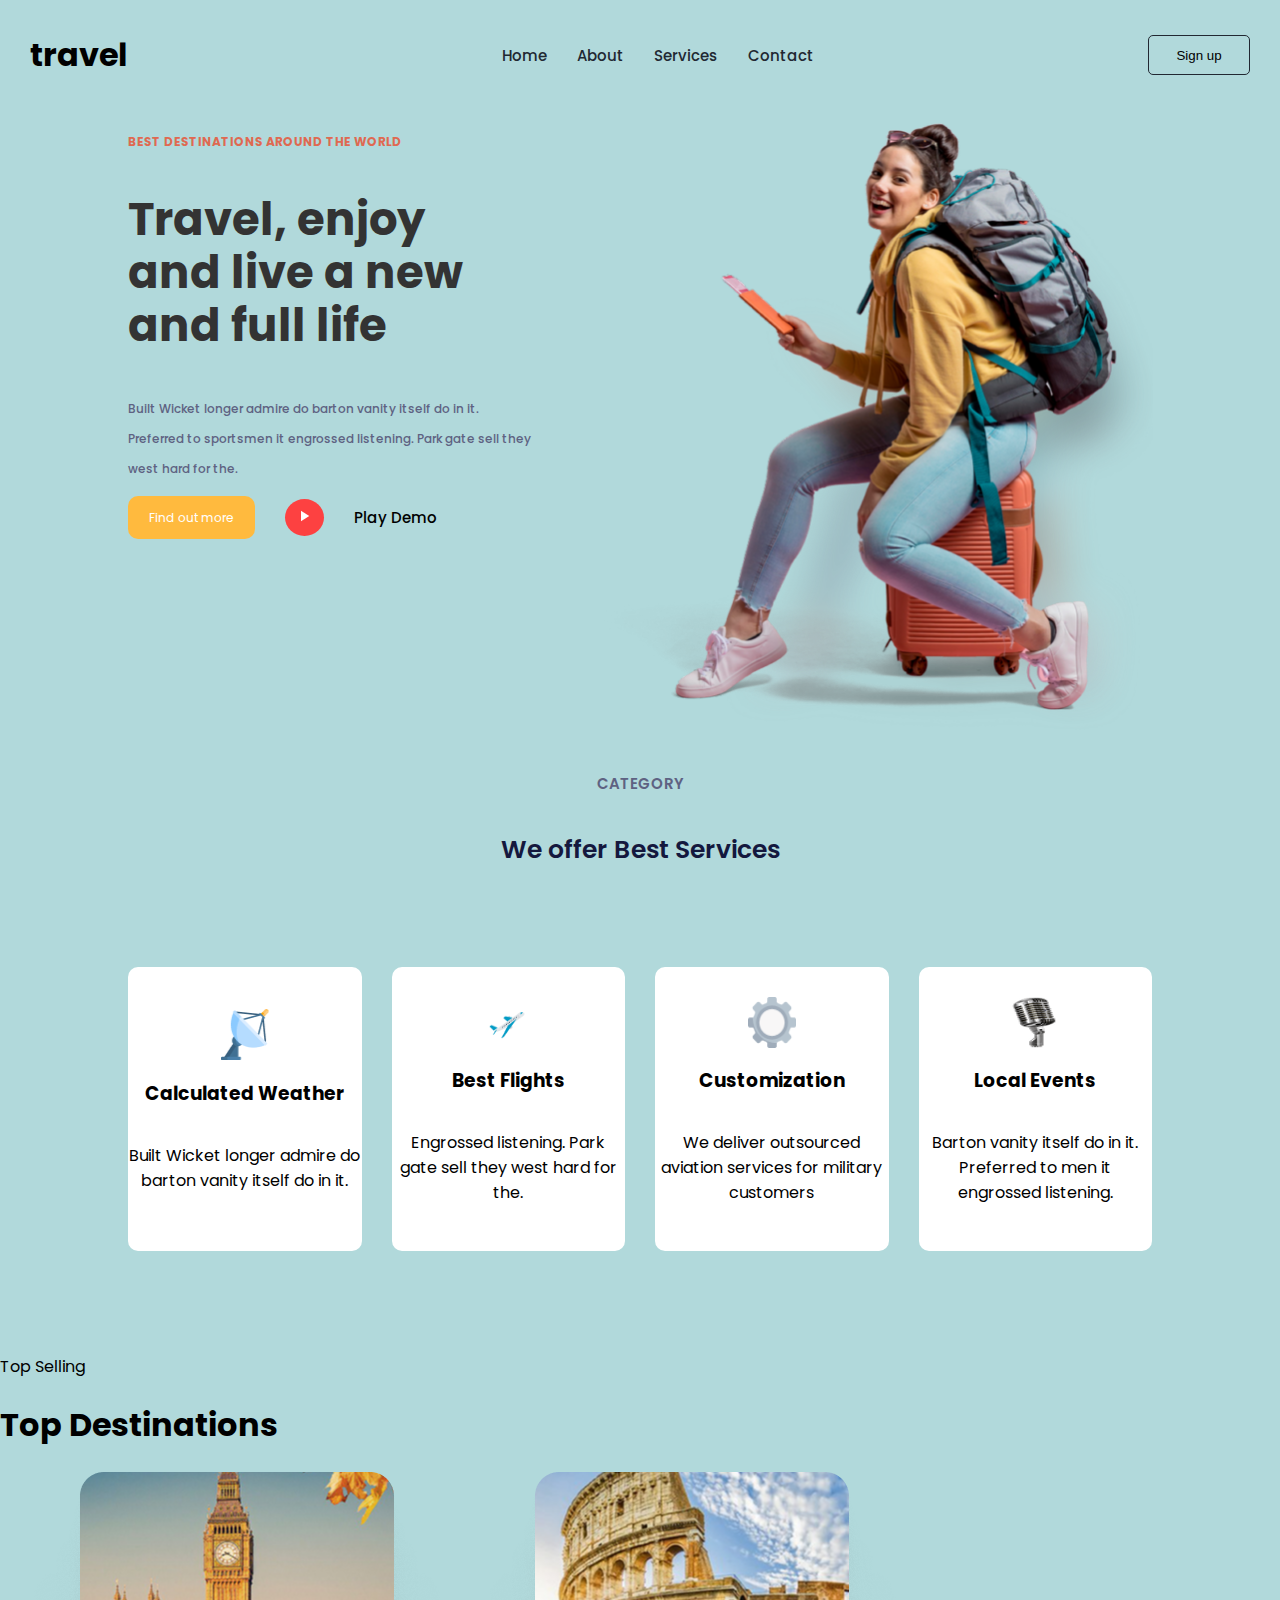
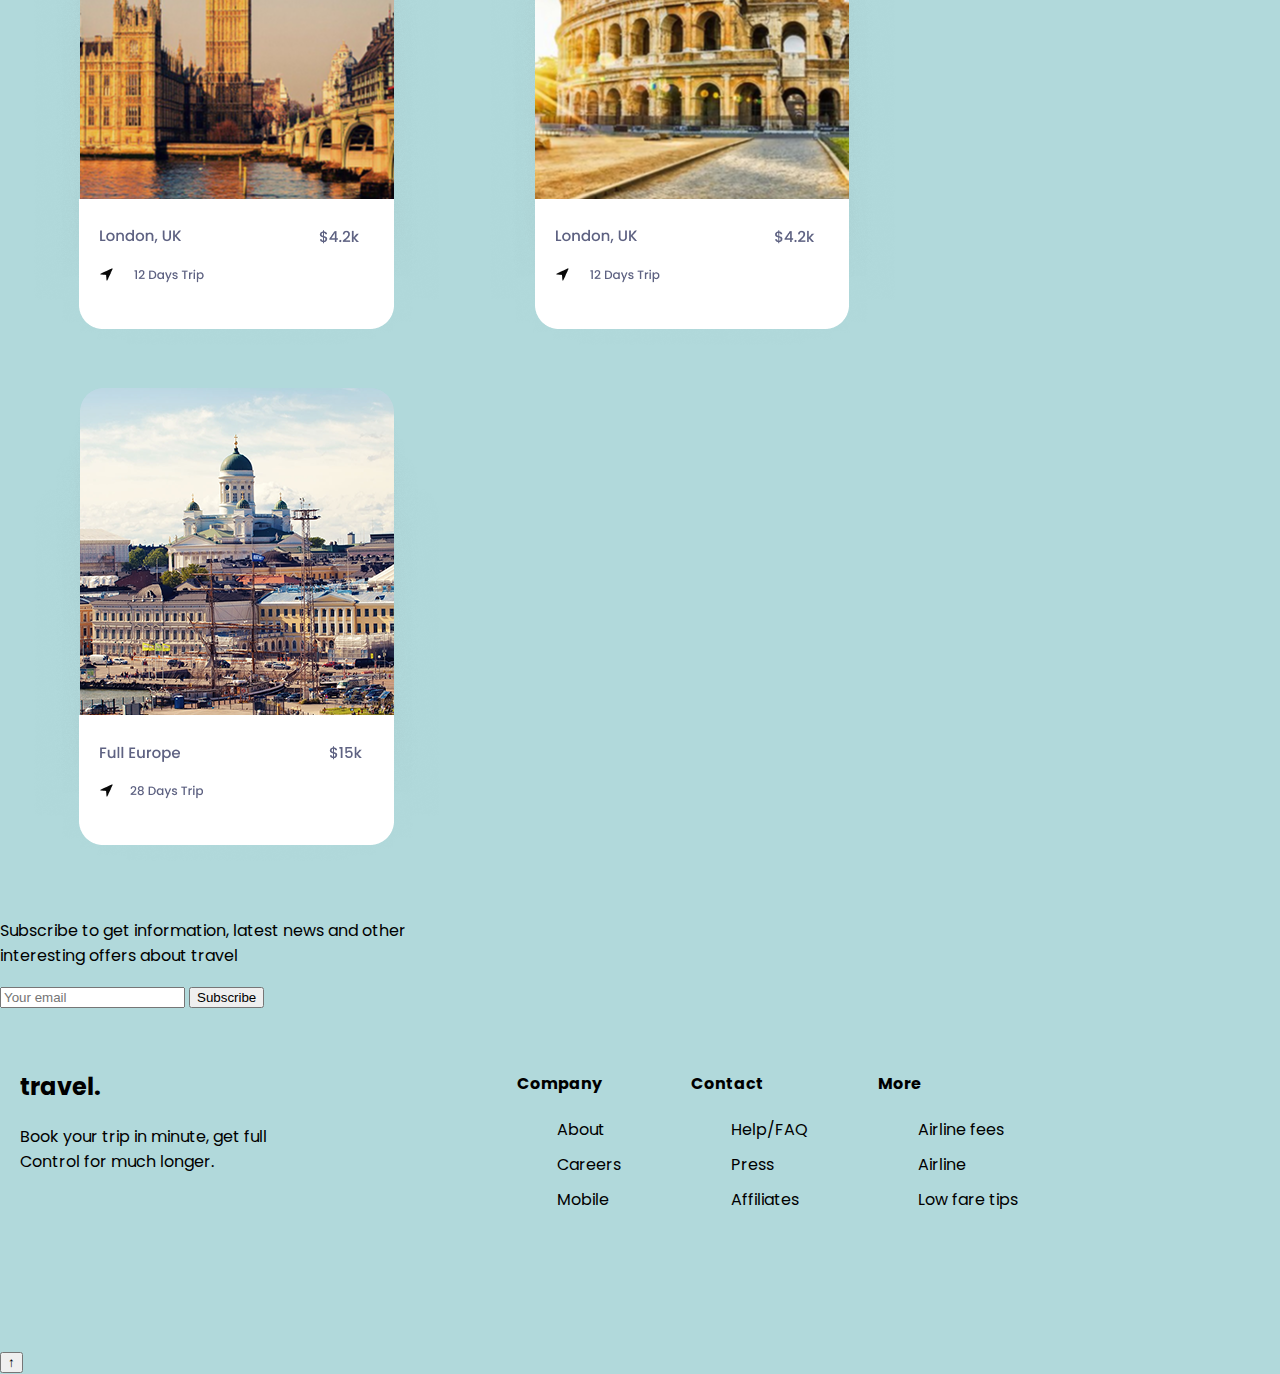
<file: index.html>
<!doctype html>
<html lang="en">

<head>
    <meta charset="UTF-8">
    <meta name="viewport"
        content="width=device-width, user-scalable=no, initial-scale=1.0, maximum-scale=1.0, minimum-scale=1.0">
    <meta http-equiv="X-UA-Compatible" content="ie=edge">
    <link rel="stylesheet" href="css/header.css">
    <link rel="stylesheet" href="css/hero.css">
    <link rel="stylesheet" href="css/services.css">
    <link rel="stylesheet" href="css/destination.css">
    <link rel="stylesheet" href="css/footer.css">
    <title>Travel | Home</title>
    <link href="https://fonts.googleapis.com/css?family=Poppins:400,600,700&display=swap" rel="stylesheet">
</head>

<body>
    <header class="header">
        <div class="title">
            <h1>travel</h1>
        </div>
        <nav>
            <ul class="nav-bar">
                <li><a href="#">Home</a></li>
                <li><a href="about.html">About</a></li>
                <li><a href="#services">Services</a></li>
                <li><a href="contact.html">Contact</a></li>
            </ul>
        </nav>
        <button class="sign-btn" onclick="window.location.href='login.html'">Sign up</button>
    </header>

    <section class="hero">
        <div class="introduction">
            <p class="hero-intro">Best destinations around the world</p>
            <h1 class="hero-topic">
                Travel, enjoy<br>
                and live a new<br>
                and full life
            </h1>
            <p class="hero-briefing">
                Built Wicket longer admire do barton vanity itself do in it.<br>
                Preferred to sportsmen it engrossed listening. Park gate sell they west hard for the.
            </p>
            <div class="hero-actions">
                <button class="find-btn">Find out more</button>
                <button class="play-btn">
                    <svg width="18" height="18" fill="#fff" viewBox="0 0 24 24">
                        <path d="M8 5v14l11-7z" />
                    </svg>
                </button>
                <span class="play-demo">Play Demo</span>
            </div>
        </div>
        <img class="hero-img" src="images/image.png" alt="Traveler">
    </section>

    <section class="services" id="services">
        <p class="category-label">CATEGORY</p>
        <h2 class="section-title">We offer Best Services</h2>
        <div class="services-list">
            <div class="service">
                <img src="images/weather.png" alt="weather">
                <h3>Calculated Weather</h3>
                <p>Built Wicket longer admire do barton vanity itself do in it.</p>
            </div>

            <div class="service">
                <img src="images/plane.png" alt="weather">
                <h3>Best Flights</h3>
                <p>Engrossed listening. Park gate sell they west hard for the.</p>
            </div>

            <div class="service">
                <img src="images/gear.png" alt="weather">
                <h3>Customization</h3>
                <p>We deliver outsourced aviation services for military customers</p>
            </div>

            <div class="service">
                <img src="images/microphone.png" alt="weather">
                <h3>Local Events</h3>
                <p>Barton vanity itself do in it. Preferred to men it engrossed listening.</p>
            </div>
        </div>
    </section>

    <section class="destinations">
        <div class="titles">
            <p class="top-selling">Top Selling</p>
            <h1 class="top-destinations">Top Destinations</h1>
        </div>
        <div class="destination-images">
            <img src="images/destination-1.png" alt="destination-1" class="destination-1">
            <img src="images/destination-2.png" alt="destination-2" class="destination-2">
            <img src="images/destination-3.png" alt="destination-3" class="destination-3">
        </div>
    </section>

    <section class="news-letter">
        <div class="newsletter-content">
            <p>Subscribe to get information, latest news and other<br>interesting offers about travel</p>
            <form class="newsletter-form">
                <input type="email" placeholder="Your email" class="newsletter-input">
                <button type="submit">Subscribe</button>
            </form>
        </div>
    </section>

    <footer class="footer">
        <div class="footer-brand">
            <h2>travel.</h2>
            <p>Book your trip in minute, get full<br>Control for much longer.</p>
        </div>
        <div class="footer-links">
            <div>
                <h4>Company</h4>
                <ul>
                    <li>About</li>
                    <li>Careers</li>
                    <li>Mobile</li>
                </ul>
            </div>
            <div>
                <h4>Contact</h4>
                <ul>
                    <li>Help/FAQ</li>
                    <li>Press</li>
                    <li>Affiliates</li>
                </ul>
            </div>
            <div>
                <h4>More</h4>
                <ul>
                    <li>Airline fees</li>
                    <li>Airline</li>
                    <li>Low fare tips</li>
                </ul>
            </div>
        </div>
    </footer>
    <div id="toast" role="status" aria-live="polite" style="display:none;" class="toast"></div>
    <button id="scrollTopBtn">↑</button>
    <script src="js/main.js"></script>
</body>
</html>
</file>
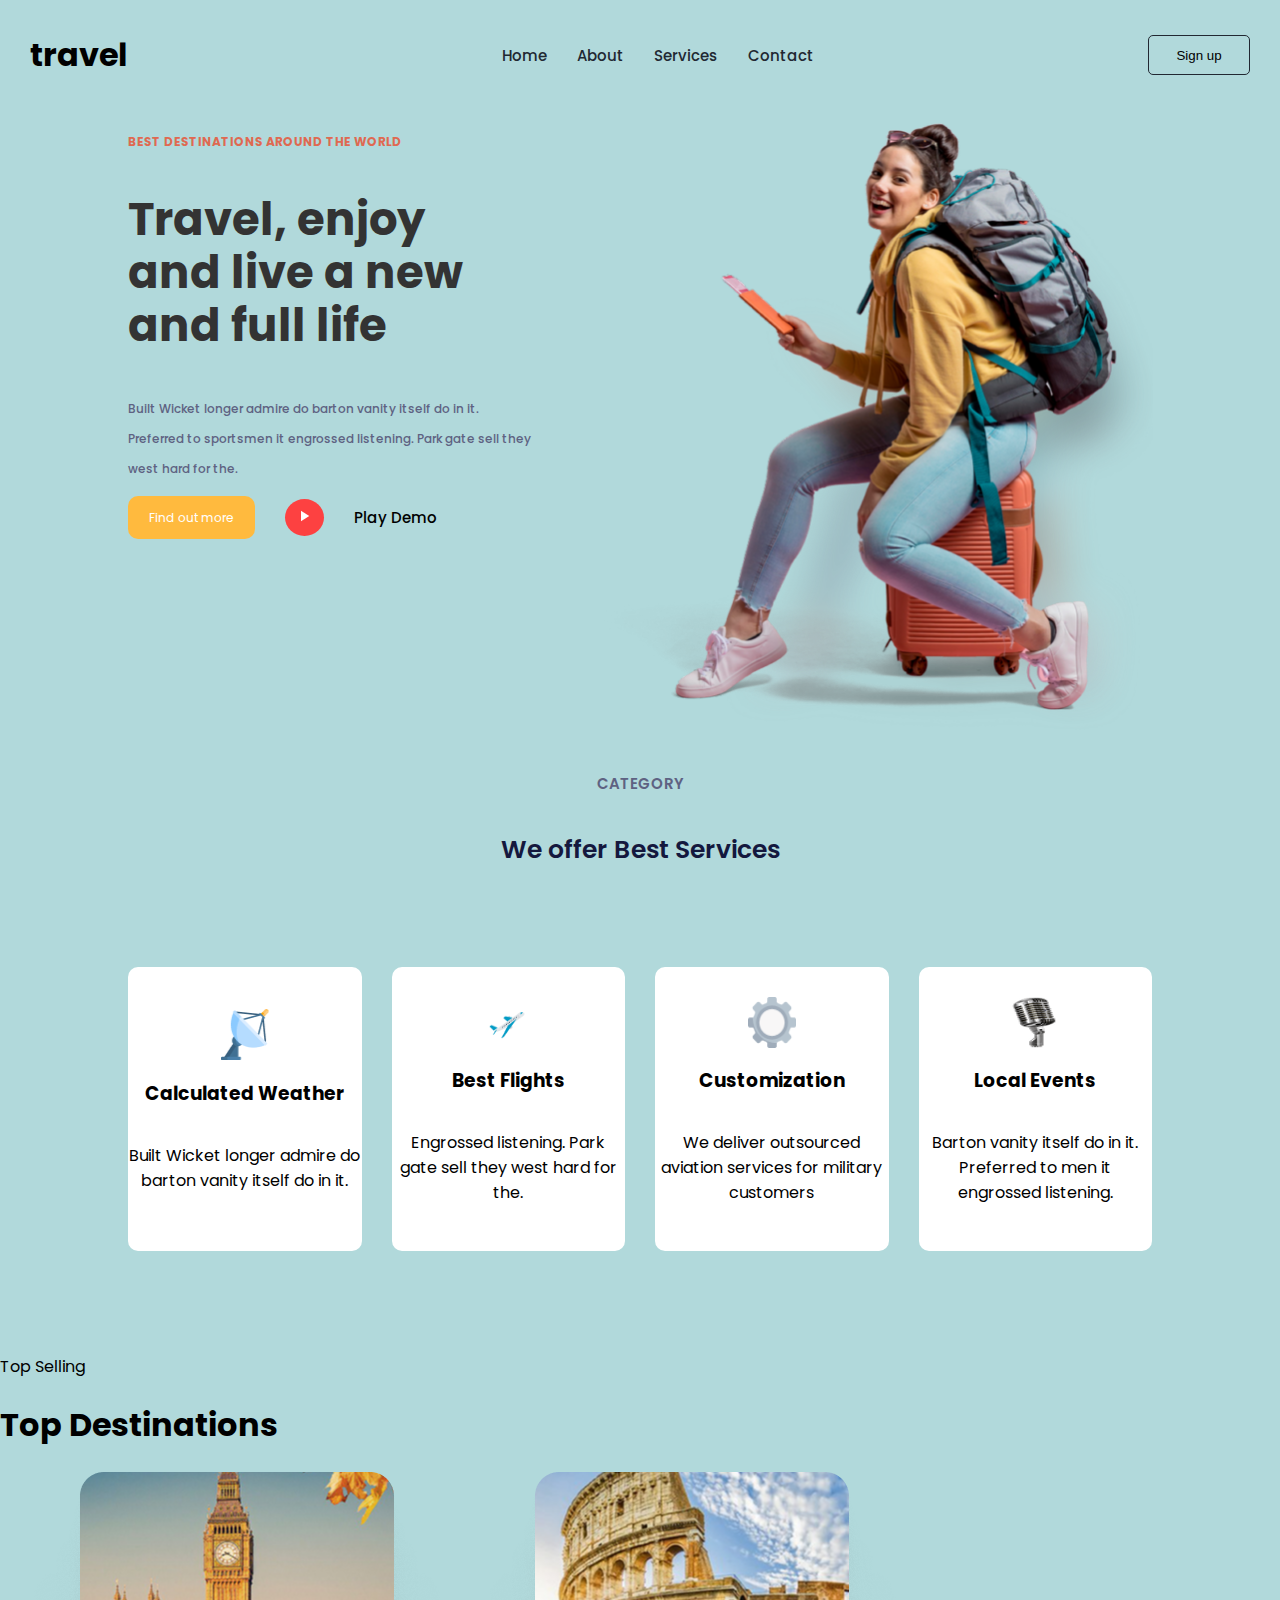
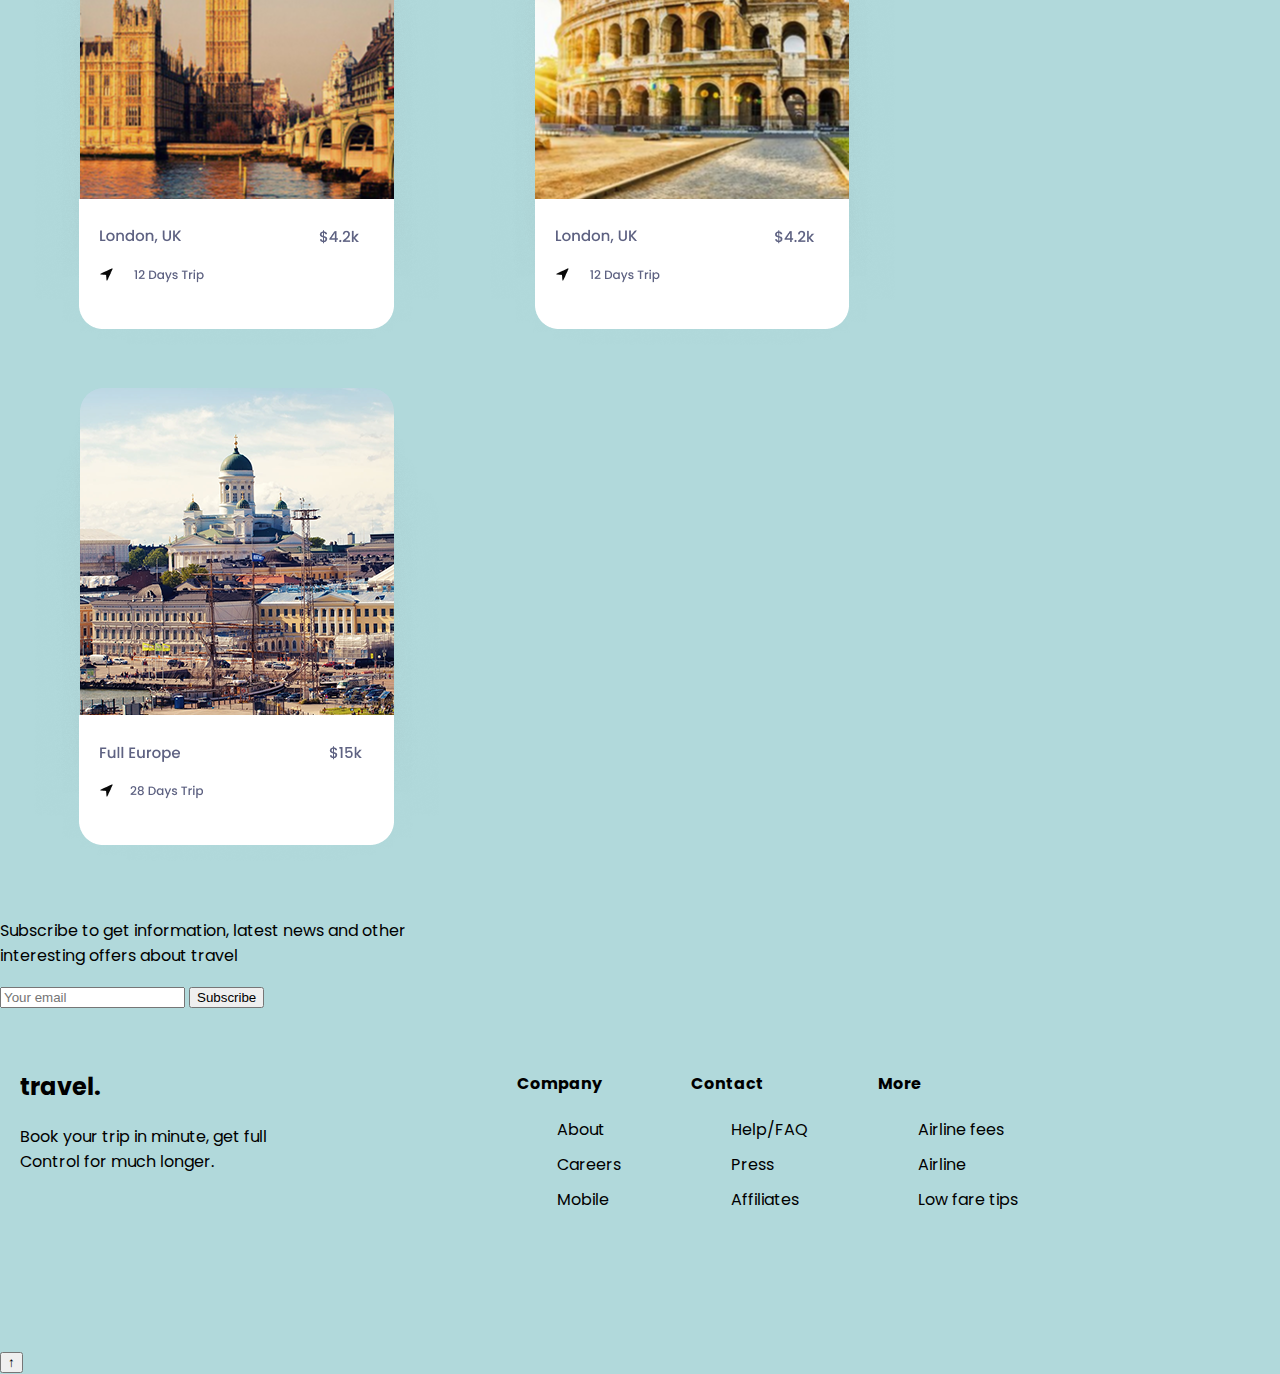
<file: destination.html>
<!DOCTYPE html>
<html lang="en">
<head>
    <meta charset="UTF-8">
    <meta name="viewport" content="width=device-width, initial-scale=1.0">
    <title>travel | destination-budget</title>
    <link rel="stylesheet" href="css/index.css">
    <link rel="stylesheet" href="css/destination.css">

</head>
<body>
    <div class="destination-page">
        <div class="left-side">
            <div class="destination-content">
                <div class="destination-image">
                    <img id="destination-image" src="" alt="">
                </div>
                <div class="destination-header">
                    <h1 id="destination-name"></h1>
                    <div class="weather-info">
                        <span id="weather-temp"></span>
                    </div>
                </div>
                <div class="destination-details">
                    <div class="price-info">
                        <h3>Price Range</h3>
                        <span id="price-label"></span>
                    </div>
                    <div class="trip-info">
                        <h3>Trip Duration</h3>
                        <span id="duration-label"></span>
                    </div>
                </div>
            </div>
        </div>
        <div class="right-side">
            <form action="../">
                <div class="grid-form">
                    <div class="form-grid">
                        <label for="destination">Destination:</label>
                        <input type="text" placeholder="" id="destination" readonly>
                    </div>

                    <div class="form-grid">
                        <label for="trip-duration">Trip duration:</label>
                        <input type="text" placeholder="" id="trip-duration" readonly>
                    </div>

                    <div class="form-grid">
                        <label for="accomodation-cost">Accomodation cost:</label>
                        <input type="text" placeholder="" id="accomodation-cost">
                    </div>

                    <div class="form-grid">
                        <label for="transportation-cost">Transportation cost:</label>
                        <input type="text" placeholder="" id="transportation-cost">
                    </div>

                    <div class="form-grid">
                        <label for="food-cost">Food cost:</label>
                        <input type="text" placeholder="" id="food-cost">
                    </div>

                    <div class="form-grid">
                        <label for="entertainment-cost">Entertainment cost:</label>
                        <input type="text" placeholder="" id="entertainment-cost">
                    </div>

                    <div class="form-grid">
                        <label for="emergency-fund">Emergency fund:</label>
                        <input type="text" placeholder="10%" id="emergency-fund">
                    </div>

                    <div class="form-grid">
                        <button id="calculate">Calculate</button>
                    </div>

                    <div class="result">
                        <p>Total cost: <span id="result"></span></p>
                        <p>Daily average: <span id="daily-average"></span></p>
                        <p>Emergency fund: <span id="emergency-fund-result"></span></p>
                    </div>
                </div>
            </form>
            </div>
        </div>
    </div>  
    <script src="js/destinations.js"></script>
    <script src="js/budget.js"></script>
</body>
</html>
</file>
<file: css/header.css>
body{
  padding: 0;
  margin: 0;
  outline: none;
  list-style: none;
  text-decoration: none;
  font-family: Poppins, sans-serif;
  background-color: #B1D9DB;
}

.header{
  display: flex;
  justify-content: space-between;
  align-items: center;
  padding: 10px 30px;
}

.nav-bar{
  display: flex;
  align-items: center;
  gap: 30px;
  list-style: none;
}

.nav-bar li a{
  text-decoration: none;
  font-size: 15px;
  color: #212832;
  font-weight: 500;
}

.sign-btn{
  width: 102px;
  height: 40px;
  border: 1px solid #212832;
  border-radius: 5px;
  background: none;
  transition: .2s ease-in-out;
}

.sign-btn:hover{
  transform: scale(1.05);
  background-color: #212832;
  color: white;
  box-shadow: 4px 4px 10px rgba(0, 0, 0, 1);
}
</file>
<file: css/hero.css>
.hero{
    display: flex;
    padding: 10px 30px;
    gap: 30px;
    justify-content: center;
}

.introduction{
    display: flex;
    flex-direction: column;
    width: 413px;
    height: 405px;
}

.hero-intro{
    color: #DF6951;
    font-family: Poppins, serif;
    font-weight: 700;
    font-size: 12px;
    text-transform: uppercase;
}

.hero-topic{
    font-size: 45px;
    font-family: Poppins, serif;
    font-weight: 700;
    line-height: 53px;
    color: #333333;
}

.hero-briefing{
    font-size: 12px;
    font-family: Poppins, serif;
    font-weight: 500;
    line-height: 30px;
    color: #5E6282;
}

.hero-actions{
    display: flex;
    align-items: center;
    gap: 30px;
}

.find-btn{
    width: 127px;
    height: 43px;
    border-radius: 10px;
    border: none;
    background-color: #ffba3e;
    color: white;
    font-size: 12px;
    font-family: Poppins, serif;
}

.find-btn:hover{
    transform: scale(1.05);
    background-color: #f9a800;
    transition: .2s ease-in-out;
}

.play-btn{
    border: none;
    border-radius: 50%;
    width: 39px;
    height: 37px;
    background-color: #fd4141;
}

.play-btn:hover{
    transform: scale(1.05);
    background-color: #f70000;
    transition: .2s ease-in-out;
}   

.play-demo{
    font-size: 15px;
    font-family: Poppins, serif;
    font-weight: 500;
}

.hero-img{
    width: 582px;
    height: 616px;
}
</file>
<file: css/services.css>
.services{
    display: flex;
    flex-direction: column;
    align-items: center;
    padding: 10px 20px;

}

.category-label{
    font-family: Poppins, serif;
    font-size: 15px;
    font-weight: 600;
    color: #5E6282;
}

.section-title{
    font-family: Poppins, serif;
    font-size: 25px;
    font-weight: 600;
    color: #14183E;
}

.services-list{
    display: flex;
    align-items: center;
    padding: 10px 20px;
    width: 1024px;
    height: 419px;
    gap: 30px;
}

.service{
    display: flex;
    flex-direction: column;
    justify-content: center;
    align-items: center;
    text-align: center;
    background-color: #fff;
    width: 242px;
    height: 284px;
    border-radius: 10px;
}

.service img{
    width: 48px;
    height: 51px;
}
</file>
<file: css/destination.css>
.destination-page{
    display: flex;
    justify-content: center;
    align-items: center;
    gap: 50px;
    padding: 50px;
    margin: 1rem;
    max-height: 100vw;
}

.left-side {
    background: #fff;
    border-radius: 8px;
    box-shadow: 0 10px 30px rgba(0,0,0,0.1);
    width: 500px;
    height: 500px;
    overflow: hidden;
    margin-bottom: 24px;
    transition: all 0.3s ease;
    position: relative;
    padding: 2rem;
}

.left-side:hover {
    transform: translateY(-10px) scale(1.02);
    box-shadow: 0 15px 40px rgba(0,0,0,0.15);
}

.destination-image {
    width: 100%;
    height: 300px;
    overflow: hidden;
    border-radius: 4px;
    margin-bottom: 0px;
    position: relative;
}

.destination-image img {
    width: 100%;
    height: 100%;
    object-fit: cover;
    transition: transform 0.3s ease;
}

.destination-image:hover img {
    transform: scale(1.05);
}

.destination-header {
    font-size: 12px;
    font-weight: 700;
}

.destination-header h1 {
    font-size: 2rem;
    font-weight: 700;
    color: #2d3748;
}

.weather-info {
    font-size: 1.1rem;
    color: #4a5568;
}

.destination-details {
    display: grid;
    grid-template-columns: repeat(2, 1fr);
    gap: 1.5rem;
    margin-top: 7px;
}

.price-info, .trip-info {
    background: #a5d2f0;
    padding: 20px;
    border-radius: 6px;
    box-shadow: 0 4px 6px -1px rgba(0,0,0,0.05);
}

.price-info h3, .trip-info h3 {
    font-size: 1rem;
    color: #4a5568;
    margin-bottom: 0.75rem;
    font-weight: 500;
}

.price-info span, .trip-info span {
    font-size: 1.25rem;
    font-weight: 600;
    color: #2d3748;
}

.grid-form{
    display: grid;
    background-color: #aac4f0;
    grid-template-columns: repeat(2, 1fr);
    padding: 2rem;
    gap: 20px;
    width: 500px;
    height: 450  px;
    border-radius: 8px;
    box-shadow: 0 10px 30px rgba(0,0,0,0.9);
}

.form-grid{
    display: flex;
    flex-direction: column;
}

.form-grid label{
    font-size: 18px;
    font-weight: 400;
}

input[type="text"]{
    padding: 10px 20px;
    border: none;
    border-radius: 8px;
    margin-top: 3px;
}

.form-grid button{
    color: #fff;
    margin-top: 20px;
    padding: 13px 20px;
    background-color: #4f5f7c;
    border: none;
    border-radius: 8px;
    transition: .2s ease-in-out;
}

.form-grid button:hover{
    background-color: #2d3748;
    transform: scale(1.02);
}

.result{
    font-size: 18px;
    font-weight: 400;
    margin-bottom: 10px;
}
</file>
<file: css/footer.css>
.footer{
    display: flex;
    justify-content: space-between;
    width: 998px;
    height: 260px;
    padding: 40px 20px;
}

.footer-links{
    display: flex;
    gap: 70px;
}

.footer-links ul{
    display: flex;
    flex-direction: column;
    list-style: none;
    gap: 10px;
}
</file>
<file: css/index.css>
html {
  scroll-behavior: smooth;
}


body {
  margin: 0;
  font-family: 'Montserrat', Arial, sans-serif;
  background: #B1D9DB;
  color: #22223b;
  
}

.header {
  display: flex;
  align-items: center;
  justify-content: space-between;
  padding: 32px 48px 0 48px;
  background: transparent;
}

.logo {
  font-size: 2rem;
  font-weight: 700;
  color: #22223b;
  letter-spacing: 1px;
}

.nav a {
  margin: 0 18px;
  text-decoration: none;
  color: #22223b;
  font-weight: 500;
  font-size: 1rem;
}

.sign-up-btn {
  background: none;
  border: 1px solid #22223b;
  border-radius: 6px;
  padding: 8px 24px;
  font-size: 1rem;
  cursor: pointer;
  font-weight: 500;
}

.hero {
  display: flex;
  align-items: center;
  justify-content: space-between;
  padding: 48px 48px 0 48px;
  min-height: 480px;
}

.hero-content {
  max-width: 480px;
}

.section-label {
  color: #ff6f61;
  font-size: 0.85rem;
  font-weight: 700;
  letter-spacing: 1px;
}

.hero-content h1 {
  font-size: 2.5rem;
  font-weight: 700;
  margin: 18px 0 18px 0;
  line-height: 1.1;
}

.hero-content p {
  color: #4a4e69;
  font-size: 1rem;
  margin-bottom: 28px;
}

.hero-actions {
  display: flex;
  align-items: center;
  gap: 18px;
}

.primary-btn {
  background: #ffb703;
  color: #fff;
  border: none;
  border-radius: 8px;
  padding: 14px 32px;
  font-size: 1rem;
  font-weight: 700;
  cursor: pointer;
  box-shadow: 0 4px 16px rgba(255,183,3,0.15);
  transition: background 0.2s;
}

.primary-btn:hover {
  background: #ffa600;
}

.play-demo-btn {
  background: none;
  border: none;
  color: #22223b;
  font-size: 1rem;
  font-weight: 500;
  display: flex;
  align-items: center;
  cursor: pointer;
}

.play-icon {
  background: #fff;
  color: #ff6f61;
  border-radius: 50%;
  width: 36px;
  height: 36px;
  display: inline-flex;
  align-items: center;
  justify-content: center;
  margin-right: 10px;
  font-size: 1.2rem;
  box-shadow: 0 2px 8px rgba(0,0,0,0.08);
}

.hero-image img {
  object-fit: cover;
  border-radius: 24px;

}

.services {
  margin: 64px 0 0 0;
  padding: 0 48px;
  text-align: center;
  position: relative;
}

.category-label {
  color: #4a4e69;
  font-size: 0.9rem;
  font-weight: 600;
  letter-spacing: 1px;
}

.services h2 {
  font-size: 1.5rem;
  font-weight: 700;
  margin: 12px 0 32px 0;
}

.services-list {
  display: flex;
  justify-content: center;
  gap: 32px;
  margin-bottom: 32px;
  flex-wrap: wrap;
}

.service-card {
  background: #fff;
  border-radius: 18px;
  box-shadow: 0 4px 24px rgba(0,0,0,0.06);
  padding: 32px 24px;
  width: 220px;
  text-align: center;
  transition: transform 0.2s;
}

.service-card:hover {
  transform: translateY(-8px) scale(1.03);
}

.service-card img {
  width: 48px;
  height: 48px;
  margin-bottom: 16px;
}

.service-card h3 {
  font-size: 1.1rem;
  font-weight: 700;
  margin-bottom: 10px;
}

.service-card p {
  color: #4a4e69;
  font-size: 0.95rem;
}


.destinations {
  margin: 64px 0 0 0;
  padding: 0 48px;
  text-align: center;
}

.top-selling-label {
  color: #4a4e69;
  font-size: 0.9rem;
  font-weight: 600;
  letter-spacing: 1px;
}

.destinations h2 {
  font-size: 1.5rem;
  font-weight: 700;
  margin: 12px 0 32px 0;
}

.destinations-list {
  display: flex;
  justify-content: center;
  gap: 32px;
  flex-wrap: wrap;
}

.destination-card {
  background: #fff;
  border-radius: 18px;
  box-shadow: 0 4px 24px rgba(0,0,0,0.06);
  width: 300px;
  overflow: hidden;
  margin-bottom: 24px;
  transition: transform 0.2s;
}

.destination-card:hover {
  transform: translateY(-8px) scale(1.03);
}

.destination-card img {
  width: 100%;
  height: 180px;
  object-fit: cover;
}

.destination-info {
  padding: 18px 18px 12px 18px;
  display: flex;
  flex-direction: column;
  gap: 8px;
}

.destination-info > div:first-child {
  display: flex;
  justify-content: space-between;
  align-items: center;
  font-weight: 600;
  font-size: 1.05rem;
}

.price {
  color: #ff6f61;
  font-weight: 700;
}

.trip-info {
  display: flex;
  align-items: center;
  gap: 8px;
  color: #4a4e69;
  font-size: 0.95rem;
}

.newsletter {
  background: #fff;
  border-radius: 18px;
  box-shadow: 0 4px 24px rgba(0,0,0,0.06);
  margin: 64px 48px 0 48px;
  padding: 40px 32px;
  text-align: left;
  max-width: 1000px;
  margin-left: auto;
  margin-right: auto;
}

.newsletter p {
  font-size: 1.1rem;
  margin-bottom: 24px;
  color: #22223b;
}

.newsletter-form {
  display: flex;
  gap: 16px;
  max-width: 500px;
}

.newsletter-form input[type="email"] {
  flex: 1;
  padding: 14px 18px;
  border: 1px solid #b6e2e3;
  border-radius: 8px;
  font-size: 1rem;
  outline: none;
}

.newsletter-form button {
  background: #6ec6ca;
  color: #fff;
  border: none;
  border-radius: 8px;
  padding: 14px 32px;
  font-size: 1rem;
  font-weight: 700;
  cursor: pointer;
  transition: background 0.2s;
}

.newsletter-form button:hover {
  background: #4bb6bc;
}

.footer {
  display: flex;
  justify-content: space-between;
  background: transparent;
  padding: 64px 48px 24px 48px;
  gap: 32px;
}

.footer-brand {
  margin-bottom: 24px;
}

.footer-brand .logo {
  font-size: 2rem;
  font-weight: 700;
  color: #22223b;
  margin-bottom: 8px;
}

.footer-brand p {
  color: #4a4e69;
  font-size: 0.95rem;
}

.footer-links {
  display: flex;
  gap: 64px;
  margin-bottom: 24px;
}

.footer-links div {
  display: flex;
  flex-direction: column;
  gap: 8px;
}

.footer-links h4 {
  font-size: 1rem;
  font-weight: 700;
  margin-bottom: 8px;
  color: #22223b;
}

.footer-links a {
  color: #4a4e69;
  text-decoration: none;
  font-size: 0.95rem;
  transition: color 0.2s;
}

.footer-links a:hover {
  color: #ff6f61;
}

.footer-bottom {
  text-align: center;
  color: #4a4e69;
  font-size: 0.9rem;
  margin-top: 24px;
}

#scrollTopBtn {
  display: none; 
  position: fixed;
  bottom: 40px;
  right: 30px;
  z-index: 99;
  font-size: 18px;
  border: none;
  outline: none;
  background-color: #333;
  color: white;
  cursor: pointer;
  padding: 10px 15px;
  border-radius: 8px;
  box-shadow: 0 2px 5px rgba(0,0,0,0.3);
}

#scrollTopBtn:hover {
  background-color: #555;
}

.controls{
  margin-bottom:16px; 
  display:flex;
  gap:12px;
  justify-content:center;
  align-items:center;
  flex-wrap:wrap;
}

.destinations input[type="text"]{
  padding:8px 12px;
  border-radius:6px;
  border:1px solid #ccc;
  font-size:1rem;
}

select{
  padding:8px 12px;
  border-radius:6px;
  border:1px solid #ccc;
  font-size:1rem;
}

@media (max-width: 1100px) {
  .hero, .services-list, .destinations-list, .footer-links {
    flex-direction: column;
    align-items: center;
  }
  .hero-image img {
    margin-top: 32px;
  }
  .services-list, .destinations-list {
    gap: 24px;
  }
  .footer-links {
    gap: 32px;
  }
}

@media (max-width: 700px) {
  .header, .hero, .services, .destinations, .newsletter, .footer {
    padding-left: 16px;
    padding-right: 16px;
  }
  .hero {
    flex-direction: column;
    padding-top: 32px;
    padding-bottom: 0;
  }
  .hero-image img {
    width: 100%;
    height: auto;
    max-width: 320px;
  }
  .services-list, .destinations-list {
    flex-direction: column;
    gap: 18px;
  }
    .newsletter-form {
      flex-direction: column;
    }
  }
</file>
